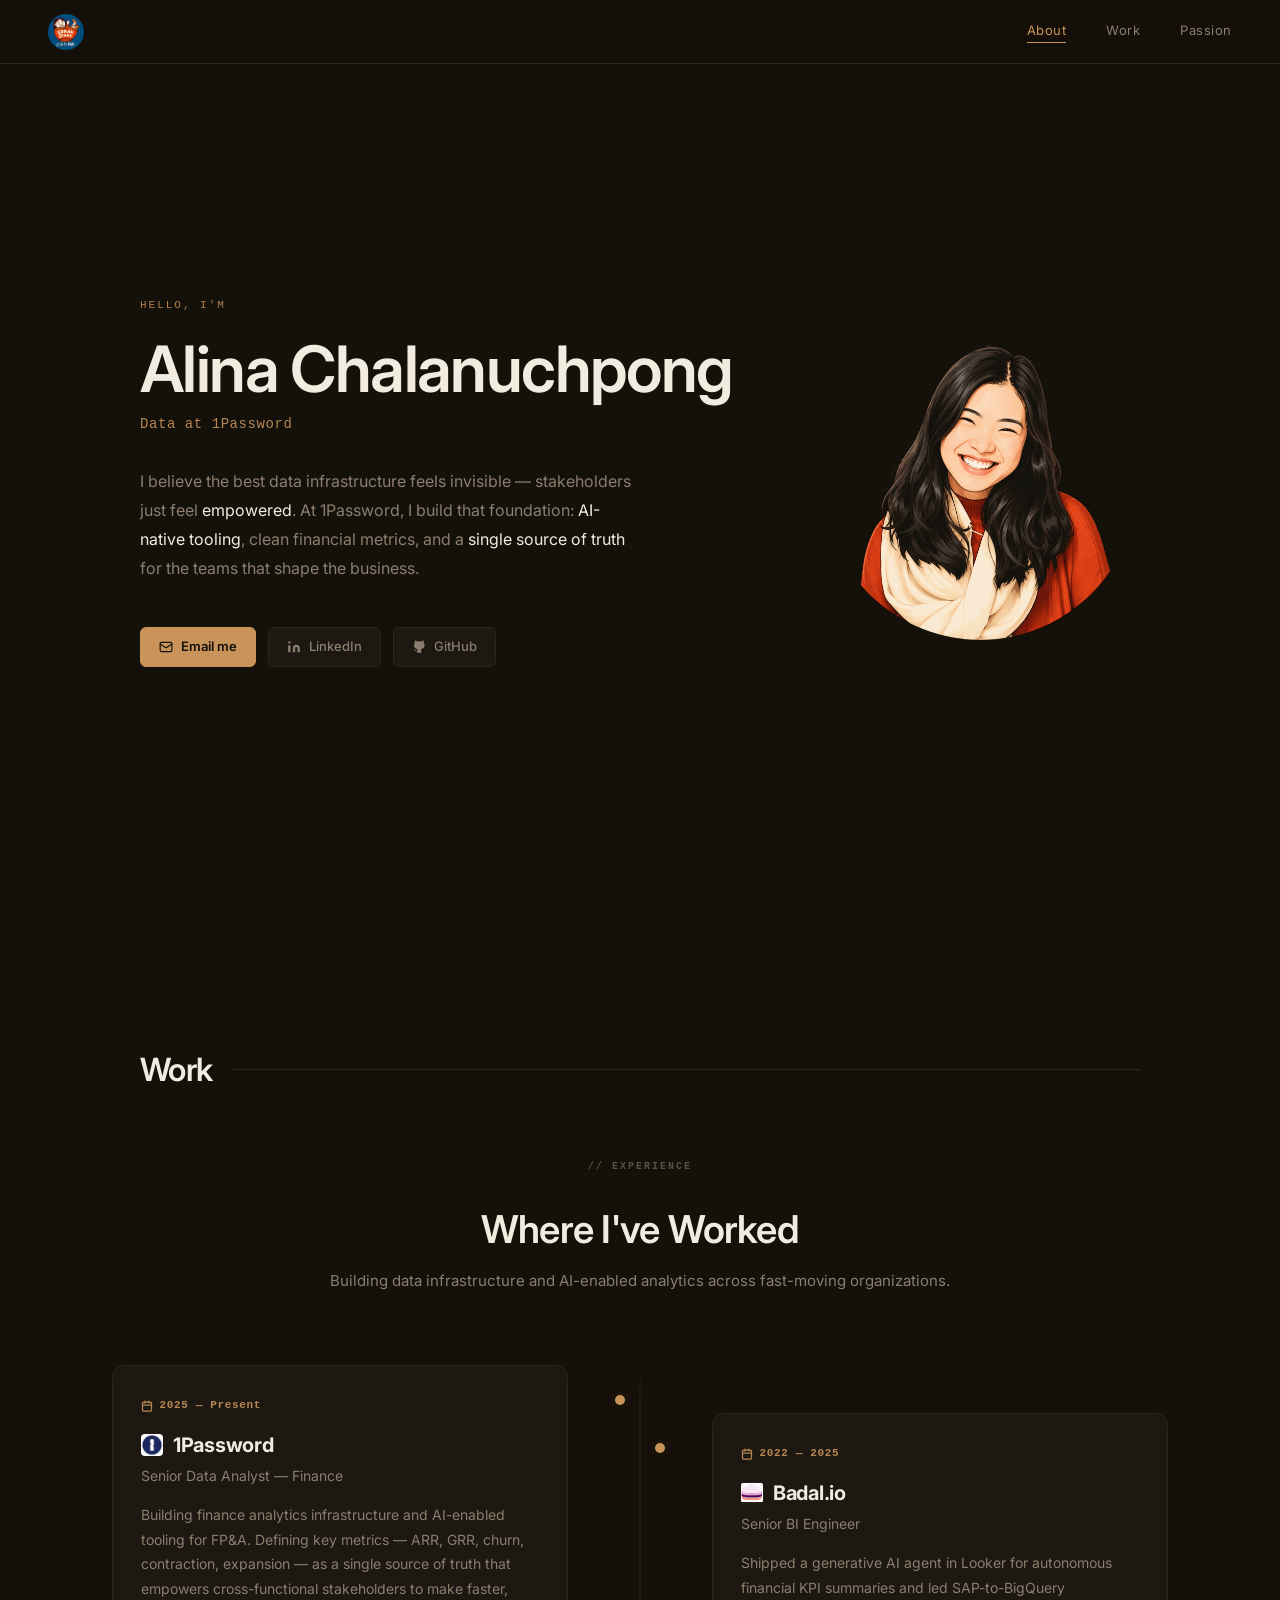
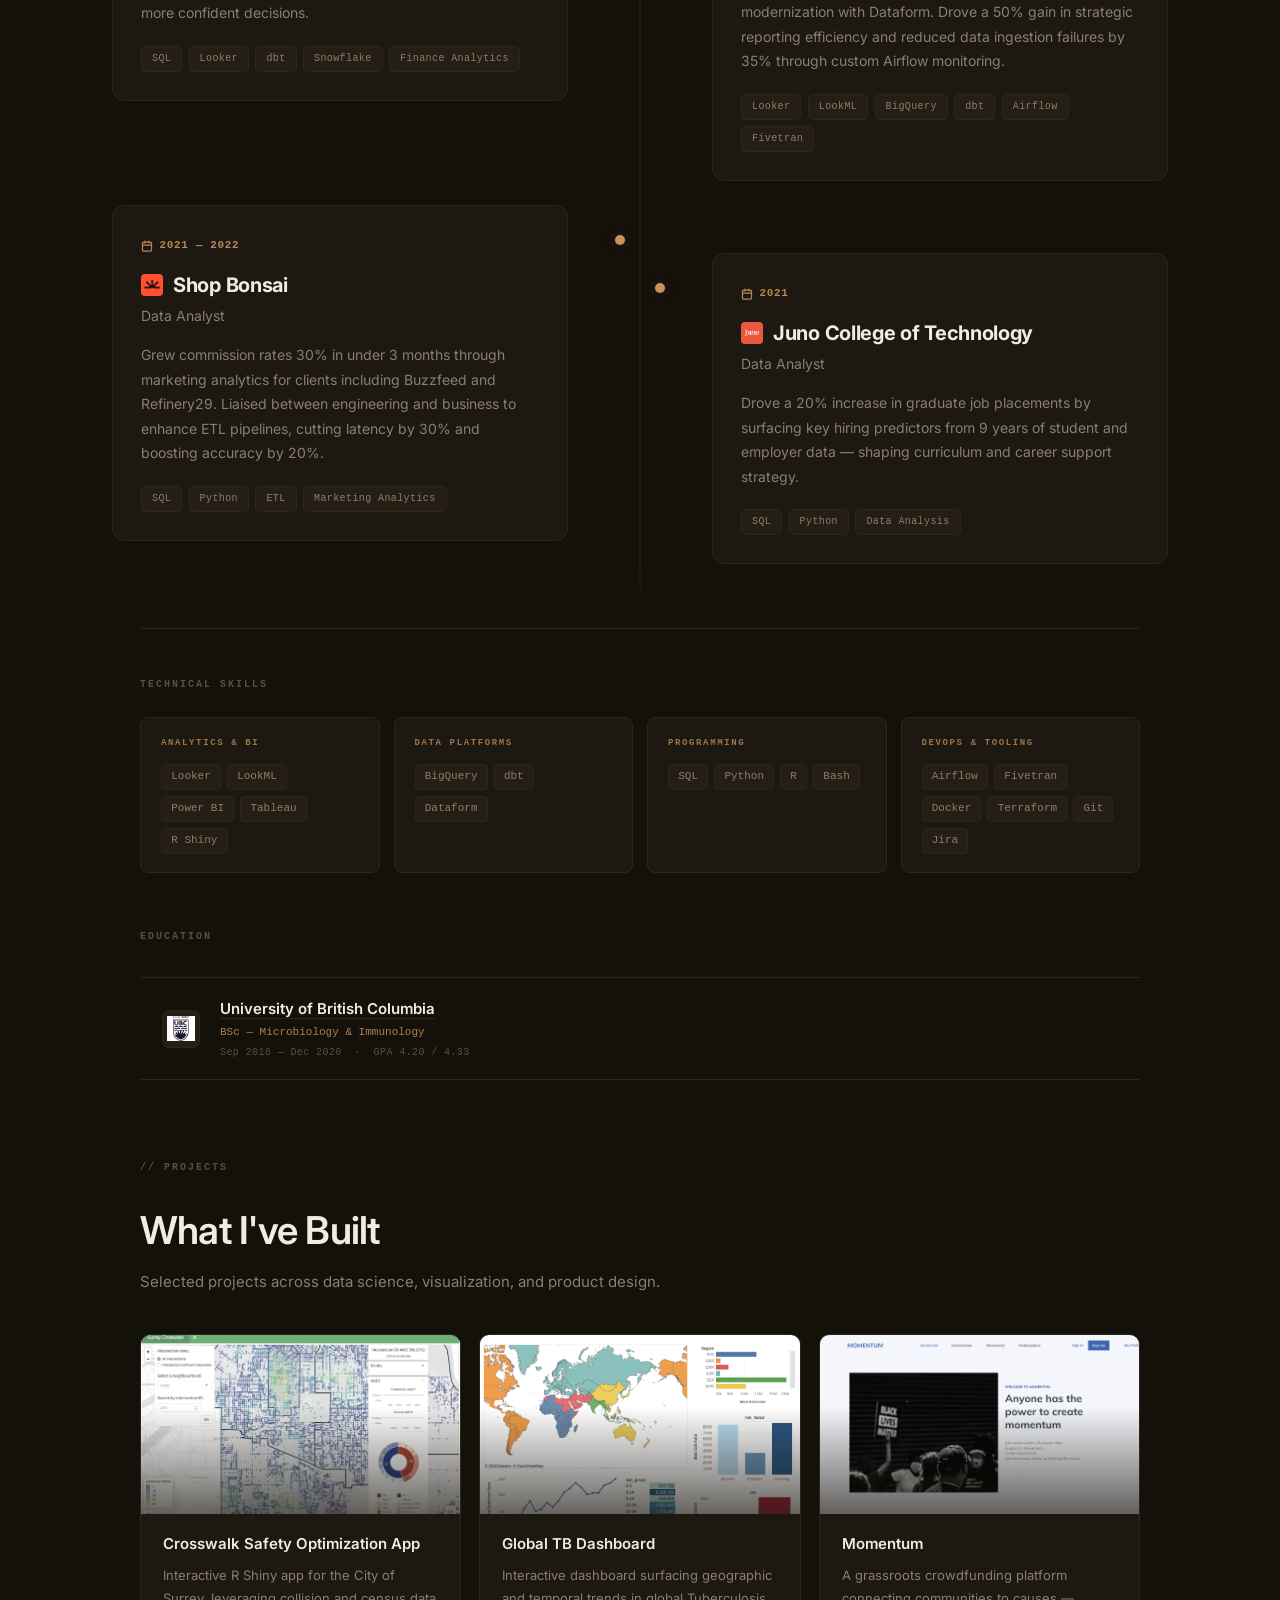
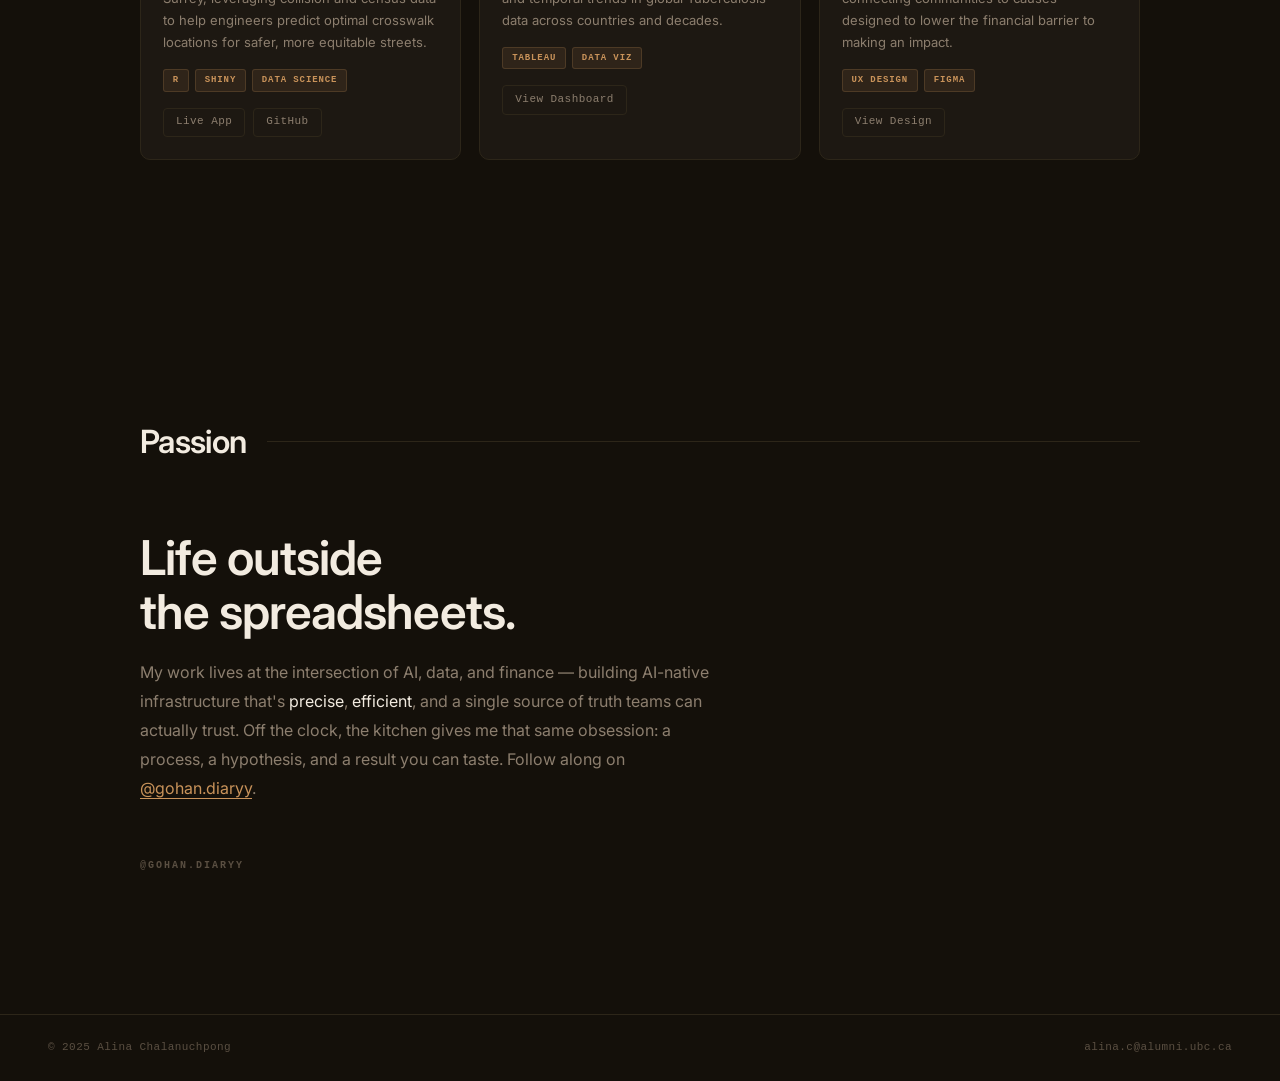
<file: index.html>
<!DOCTYPE html>
<html lang="en">
<head>
  <meta charset="UTF-8" />
  <meta name="viewport" content="width=device-width, initial-scale=1.0" />
  <meta name="description" content="Alina Chalanuchpong — Data at 1Password. Finance analytics, AI-native tooling, and stakeholder-first insights." />
  <title>Alina Chalanuchpong</title>
  <link rel="icon" href="imgs/GD.jpg" />
  <link rel="apple-touch-icon" href="imgs/GD.jpg" />
  <link href="https://fonts.googleapis.com/css2?family=Inter:wght@300;400;500;600&display=swap" rel="stylesheet" />
  <link rel="stylesheet" href="style.css" />
</head>
<body>

  <!-- Nav -->
  <nav class="nav">
    <a href="#about" class="nav-logo">
      <img src="imgs/GD.jpg" alt="Gohan Diary" style="height:36px;width:36px;object-fit:cover;border-radius:50%;display:block;" />
    </a>
    <div class="nav-links">
      <a href="#about"   class="nav-link active" data-section="about">About</a>
      <a href="#work"    class="nav-link"         data-section="work">Work</a>
      <a href="#passion" class="nav-link"         data-section="passion">Passion</a>
    </div>
  </nav>

  <!-- ══════════════════════════════════════════════════════
       ABOUT
  ══════════════════════════════════════════════════════ -->
  <section id="about">
    <div class="container">
      <div class="hero">

        <div class="hero-text">
          <p class="hero-eyebrow">Hello, I'm</p>
          <h1 class="hero-name">Alina Chalanuchpong</h1>
          <p class="hero-role">Data at 1Password</p>
          <p class="hero-bio">
            I believe the best data infrastructure feels invisible — stakeholders just feel
            <em>empowered</em>. At 1Password, I build that foundation: <em>AI-native tooling</em>,
            clean financial metrics, and a <em>single source of truth</em> for the teams that
            shape the business.
          </p>
          <div class="contact-links">
            <a href="mailto:alina.c@alumni.ubc.ca" class="contact-btn primary">
              <svg width="14" height="14" viewBox="0 0 24 24" fill="none" stroke="currentColor" stroke-width="2" stroke-linecap="round" stroke-linejoin="round"><rect x="2" y="4" width="20" height="16" rx="2"/><path d="m22 7-8.97 5.7a1.94 1.94 0 0 1-2.06 0L2 7"/></svg>
              Email me
            </a>
            <a href="https://www.linkedin.com/in/alina-chalanuchpong/" target="_blank" rel="noopener" class="contact-btn">
              <svg width="14" height="14" viewBox="0 0 24 24" fill="currentColor"><path d="M16 8a6 6 0 0 1 6 6v7h-4v-7a2 2 0 0 0-2-2 2 2 0 0 0-2 2v7h-4v-7a6 6 0 0 1 6-6z"/><rect x="2" y="9" width="4" height="12"/><circle cx="4" cy="4" r="2"/></svg>
              LinkedIn
            </a>
            <a href="https://github.com/alinac16" target="_blank" rel="noopener" class="contact-btn">
              <svg width="14" height="14" viewBox="0 0 24 24" fill="currentColor"><path d="M9 19c-5 1.5-5-2.5-7-3m14 6v-3.87a3.37 3.37 0 0 0-.94-2.61c3.14-.35 6.44-1.54 6.44-7A5.44 5.44 0 0 0 20 4.77 5.07 5.07 0 0 0 19.91 1S18.73.65 16 2.48a13.38 13.38 0 0 0-7 0C6.27.65 5.09 1 5.09 1A5.07 5.07 0 0 0 5 4.77a5.44 5.44 0 0 0-1.5 3.78c0 5.42 3.3 6.61 6.44 7A3.37 3.37 0 0 0 9 18.13V22"/></svg>
              GitHub
            </a>
          </div>
        </div>

        <div class="hero-image-wrap">
          <img src="imgs/aboutcirnb.png" class="cartoon-img" alt="Alina Chalanuchpong" />
        </div>

      </div>
    </div>
  </section>

  <!-- ══════════════════════════════════════════════════════
       WORK
  ══════════════════════════════════════════════════════ -->
  <section id="work" class="section">
    <div class="container">

      <div class="section-heading">
        <h2>Work</h2>
        <div class="section-heading-line"></div>
      </div>

      <!-- Experience header -->
      <div class="timeline-section-header">
        <p class="section-label">// Experience</p>
        <h3 class="timeline-section-title">Where I've Worked</h3>
        <p class="timeline-section-sub">Building data infrastructure and AI-enabled analytics across fast-moving organizations.</p>
      </div>

      <!-- Timeline -->
      <div class="timeline-wrapper">
        <div class="timeline-spine"></div>

        <!-- 1Password — LEFT -->
        <div class="timeline-item left">
          <div class="timeline-dot"></div>
          <div class="exp-card-new">
            <div class="exp-card-date">
              <svg width="12" height="12" viewBox="0 0 24 24" fill="none" stroke="currentColor" stroke-width="2.5" stroke-linecap="round" stroke-linejoin="round"><rect x="3" y="4" width="18" height="18" rx="2"/><path d="M16 2v4M8 2v4M3 10h18"/></svg>
              2025 — Present
            </div>
            <p class="exp-card-company">
              <img class="exp-card-logo" src="imgs/1password.png" alt="1Password" />
              1Password
            </p>
            <p class="exp-card-role">Senior Data Analyst — Finance</p>
            <p class="exp-card-desc">Building finance analytics infrastructure and AI-enabled tooling for FP&amp;A. Defining key metrics — ARR, GRR, churn, contraction, expansion — as a single source of truth that empowers cross-functional stakeholders to make faster, more confident decisions.</p>
            <div class="exp-card-tags">
              <span class="exp-tag">SQL</span>
              <span class="exp-tag">Looker</span>
              <span class="exp-tag">dbt</span>
              <span class="exp-tag">Snowflake</span>
              <span class="exp-tag">Finance Analytics</span>
            </div>
          </div>
        </div>

        <!-- Badal.io — RIGHT -->
        <div class="timeline-item right">
          <div class="timeline-dot"></div>
          <div class="exp-card-new">
            <div class="exp-card-date">
              <svg width="12" height="12" viewBox="0 0 24 24" fill="none" stroke="currentColor" stroke-width="2.5" stroke-linecap="round" stroke-linejoin="round"><rect x="3" y="4" width="18" height="18" rx="2"/><path d="M16 2v4M8 2v4M3 10h18"/></svg>
              2022 — 2025
            </div>
            <p class="exp-card-company">
              <img class="exp-card-logo" src="imgs/badal.png" alt="Badal.io" />
              Badal.io
            </p>
            <p class="exp-card-role">Senior BI Engineer</p>
            <p class="exp-card-desc">Shipped a generative AI agent in Looker for autonomous financial KPI summaries and led SAP-to-BigQuery modernization with Dataform. Drove a 50% gain in strategic reporting efficiency and reduced data ingestion failures by 35% through custom Airflow monitoring.</p>
            <div class="exp-card-tags">
              <span class="exp-tag">Looker</span>
              <span class="exp-tag">LookML</span>
              <span class="exp-tag">BigQuery</span>
              <span class="exp-tag">dbt</span>
              <span class="exp-tag">Airflow</span>
              <span class="exp-tag">Fivetran</span>
            </div>
          </div>
        </div>

        <!-- Shop Bonsai — LEFT -->
        <div class="timeline-item left">
          <div class="timeline-dot"></div>
          <div class="exp-card-new">
            <div class="exp-card-date">
              <svg width="12" height="12" viewBox="0 0 24 24" fill="none" stroke="currentColor" stroke-width="2.5" stroke-linecap="round" stroke-linejoin="round"><rect x="3" y="4" width="18" height="18" rx="2"/><path d="M16 2v4M8 2v4M3 10h18"/></svg>
              2021 — 2022
            </div>
            <p class="exp-card-company">
              <img class="exp-card-logo" src="imgs/shopbonsai.png" alt="Shop Bonsai" />
              Shop Bonsai
            </p>
            <p class="exp-card-role">Data Analyst</p>
            <p class="exp-card-desc">Grew commission rates 30% in under 3 months through marketing analytics for clients including Buzzfeed and Refinery29. Liaised between engineering and business to enhance ETL pipelines, cutting latency by 30% and boosting accuracy by 20%.</p>
            <div class="exp-card-tags">
              <span class="exp-tag">SQL</span>
              <span class="exp-tag">Python</span>
              <span class="exp-tag">ETL</span>
              <span class="exp-tag">Marketing Analytics</span>
            </div>
          </div>
        </div>

        <!-- Juno College — RIGHT -->
        <div class="timeline-item right">
          <div class="timeline-dot"></div>
          <div class="exp-card-new">
            <div class="exp-card-date">
              <svg width="12" height="12" viewBox="0 0 24 24" fill="none" stroke="currentColor" stroke-width="2.5" stroke-linecap="round" stroke-linejoin="round"><rect x="3" y="4" width="18" height="18" rx="2"/><path d="M16 2v4M8 2v4M3 10h18"/></svg>
              2021
            </div>
            <p class="exp-card-company">
              <img class="exp-card-logo" src="imgs/juno.png" alt="Juno College" />
              Juno College of Technology
            </p>
            <p class="exp-card-role">Data Analyst</p>
            <p class="exp-card-desc">Drove a 20% increase in graduate job placements by surfacing key hiring predictors from 9 years of student and employer data — shaping curriculum and career support strategy.</p>
            <div class="exp-card-tags">
              <span class="exp-tag">SQL</span>
              <span class="exp-tag">Python</span>
              <span class="exp-tag">Data Analysis</span>
            </div>
          </div>
        </div>

      </div><!-- /timeline-wrapper -->

      <!-- Skills -->
      <div class="skills-section">
        <p class="section-label">Technical Skills</p>
        <div class="skills-grid">
          <div class="skill-category">
            <p class="skill-category-label">Analytics &amp; BI</p>
            <div class="skill-list">
              <span class="skill-pill">Looker</span>
              <span class="skill-pill">LookML</span>
              <span class="skill-pill">Power BI</span>
              <span class="skill-pill">Tableau</span>
              <span class="skill-pill">R Shiny</span>
            </div>
          </div>
          <div class="skill-category">
            <p class="skill-category-label">Data Platforms</p>
            <div class="skill-list">
              <span class="skill-pill">BigQuery</span>
              <span class="skill-pill">dbt</span>
              <span class="skill-pill">Dataform</span>
            </div>
          </div>
          <div class="skill-category">
            <p class="skill-category-label">Programming</p>
            <div class="skill-list">
              <span class="skill-pill">SQL</span>
              <span class="skill-pill">Python</span>
              <span class="skill-pill">R</span>
              <span class="skill-pill">Bash</span>
            </div>
          </div>
          <div class="skill-category">
            <p class="skill-category-label">DevOps &amp; Tooling</p>
            <div class="skill-list">
              <span class="skill-pill">Airflow</span>
              <span class="skill-pill">Fivetran</span>
              <span class="skill-pill">Docker</span>
              <span class="skill-pill">Terraform</span>
              <span class="skill-pill">Git</span>
              <span class="skill-pill">Jira</span>
            </div>
          </div>
        </div>
      </div>

      <!-- Education -->
      <div style="padding: 0.5rem 0 1rem;">
        <p class="section-label">Education</p>
        <div class="edu-card">
          <img class="exp-logo" src="imgs/UBC.png" alt="UBC" />
          <div>
            <a href="https://ojs.library.ubc.ca/index.php/UJEMI/article/view/195437" target="_blank" rel="noopener" class="edu-school" style="color:var(--text-primary);border-bottom:1px solid var(--border);transition:color 0.15s,border-color 0.15s;" onmouseover="this.style.color='var(--accent)';this.style.borderColor='var(--accent)'" onmouseout="this.style.color='var(--text-primary)';this.style.borderColor='var(--border)'">University of British Columbia</a>
            <p class="edu-degree">BSc — Microbiology &amp; Immunology</p>
            <p class="edu-meta">Sep 2016 — Dec 2020 &nbsp;·&nbsp; GPA 4.20 / 4.33</p>
          </div>
        </div>
      </div>

      <!-- Projects -->
      <div class="projects-section">
        <p class="section-label">// Projects</p>
        <h3 class="timeline-section-title" style="text-align:left; margin-bottom:0.5rem">What I've Built</h3>
        <p class="timeline-section-sub" style="text-align:left; margin-bottom:2.5rem">Selected projects across data science, visualization, and product design.</p>

        <div class="projects-grid">

          <!-- Surrey Crosswalk -->
          <div class="project-card">
            <div class="project-img-wrap">
              <img class="project-img" src="imgs/surreycrosswalk_project.png" alt="Surrey Crosswalk" />
              <div class="project-img-overlay"></div>
            </div>
            <div class="project-body">
              <p class="project-name">Crosswalk Safety Optimization App</p>
              <p class="project-desc">Interactive R Shiny app for the City of Surrey, leveraging collision and census data to help engineers predict optimal crosswalk locations for safer, more equitable streets.</p>
              <div class="project-tags">
                <span class="tag">R</span><span class="tag">Shiny</span><span class="tag">Data Science</span>
              </div>
              <div class="project-links">
                <a href="https://alinac20.shinyapps.io/SurreyCrosswalk/" target="_blank" rel="noopener" class="project-link">Live App</a>
                <a href="https://github.com/alinac16/surrey_crosswalk" target="_blank" rel="noopener" class="project-link">GitHub</a>
              </div>
            </div>
          </div>

          <!-- Tableau TB Dashboard -->
          <div class="project-card">
            <div class="project-img-wrap">
              <img class="project-img" src="imgs/tableau_project.png" alt="TB Dashboard" />
              <div class="project-img-overlay"></div>
            </div>
            <div class="project-body">
              <p class="project-name">Global TB Dashboard</p>
              <p class="project-desc">Interactive dashboard surfacing geographic and temporal trends in global Tuberculosis data across countries and decades.</p>
              <div class="project-tags">
                <span class="tag">Tableau</span><span class="tag">Data Viz</span>
              </div>
              <div class="project-links">
                <a href="https://public.tableau.com/profile/alinac16#!/vizhome/TB_20200928/Dashboard1" target="_blank" rel="noopener" class="project-link">View Dashboard</a>
              </div>
            </div>
          </div>

          <!-- Momentum -->
          <div class="project-card">
            <div class="project-img-wrap">
              <img class="project-img" src="imgs/momentum_project.png" alt="Momentum" />
              <div class="project-img-overlay"></div>
            </div>
            <div class="project-body">
              <p class="project-name">Momentum</p>
              <p class="project-desc">A grassroots crowdfunding platform connecting communities to causes — designed to lower the financial barrier to making an impact.</p>
              <div class="project-tags">
                <span class="tag">UX Design</span><span class="tag">Figma</span>
              </div>
              <div class="project-links">
                <a href="https://www.figma.com/file/b0DYRluAt6SXUSWPTWXvy5/Momentum?node-id=0%3A1" target="_blank" rel="noopener" class="project-link">View Design</a>
              </div>
            </div>
          </div>

        </div>
      </div>

    </div>
  </section>

  <!-- ══════════════════════════════════════════════════════
       PASSION
  ══════════════════════════════════════════════════════ -->
  <section id="passion" class="section">
    <div class="container">

      <div class="section-heading">
        <h2>Passion</h2>
        <div class="section-heading-line"></div>
      </div>

      <div class="passion-hero">
        <h2>Life outside<br/>the spreadsheets.</h2>
        <p>
          My work lives at the intersection of AI, data, and finance — building AI-native
          infrastructure that's <em>precise</em>, <em>efficient</em>, and a single source of truth
          teams can actually trust. Off the clock, the kitchen gives me that same obsession:
          a process, a hypothesis, and a result you can taste. Follow along on
          <a href="https://www.instagram.com/gohan.diaryy/" target="_blank" rel="noopener"
             style="color:var(--accent); border-bottom:1px solid var(--accent);">@gohan.diaryy</a>.
        </p>
      </div>

      <p class="instagram-label">@gohan.diaryy</p>

      <behold-widget feed-id="sRzEfR7E7tNDQkTdzWtx"></behold-widget>
      <script>
        (() => {
          const d = document, s = d.createElement("script");
          s.type = "module";
          s.src = "https://w.behold.so/widget.js";
          d.head.append(s);
        })();
      </script>

    </div>
  </section>

  <!-- Footer -->
  <footer class="footer">
    <span>© 2025 Alina Chalanuchpong</span>
    <a href="mailto:alina.c@alumni.ubc.ca">alina.c@alumni.ubc.ca</a>
  </footer>

  <script>
    // ── Cursor glow ──────────────────────────────────────
    document.addEventListener('mousemove', ({ clientX, clientY }) => {
      document.documentElement.style.setProperty('--mouse-x', clientX + 'px');
      document.documentElement.style.setProperty('--mouse-y', clientY + 'px');
    });

    // ── Active nav follows scroll position ───────────────
    const sections = document.querySelectorAll('section[id]');
    const navLinks = document.querySelectorAll('.nav-link[data-section]');

    const updateNav = () => {
      let current = sections[0].id;
      sections.forEach(section => {
        if (section.getBoundingClientRect().top <= 150) current = section.id;
      });
      navLinks.forEach(link => {
        link.classList.toggle('active', link.dataset.section === current);
      });
    };

    window.addEventListener('scroll', updateNav, { passive: true });

    // Mobile browsers may swallow scroll events during anchor smooth-scroll.
    // Re-check position at multiple delays after click to catch final scroll.
    navLinks.forEach(link => {
      link.addEventListener('click', () => {
        [50, 200, 500, 800, 1200].forEach(d => setTimeout(updateNav, d));
      });
    });

    updateNav();

    // ── Timeline card scroll animations ──────────────────
    const cardObserver = new IntersectionObserver((entries) => {
      entries.forEach(entry => {
        if (entry.isIntersecting) {
          setTimeout(() => entry.target.classList.add('visible'), 80);
          cardObserver.unobserve(entry.target);
        }
      });
    }, { threshold: 0.15, rootMargin: '0px 0px -40px 0px' });

    document.querySelectorAll('.exp-card-new').forEach(card => cardObserver.observe(card));
  </script>

</body>
</html>
</file>
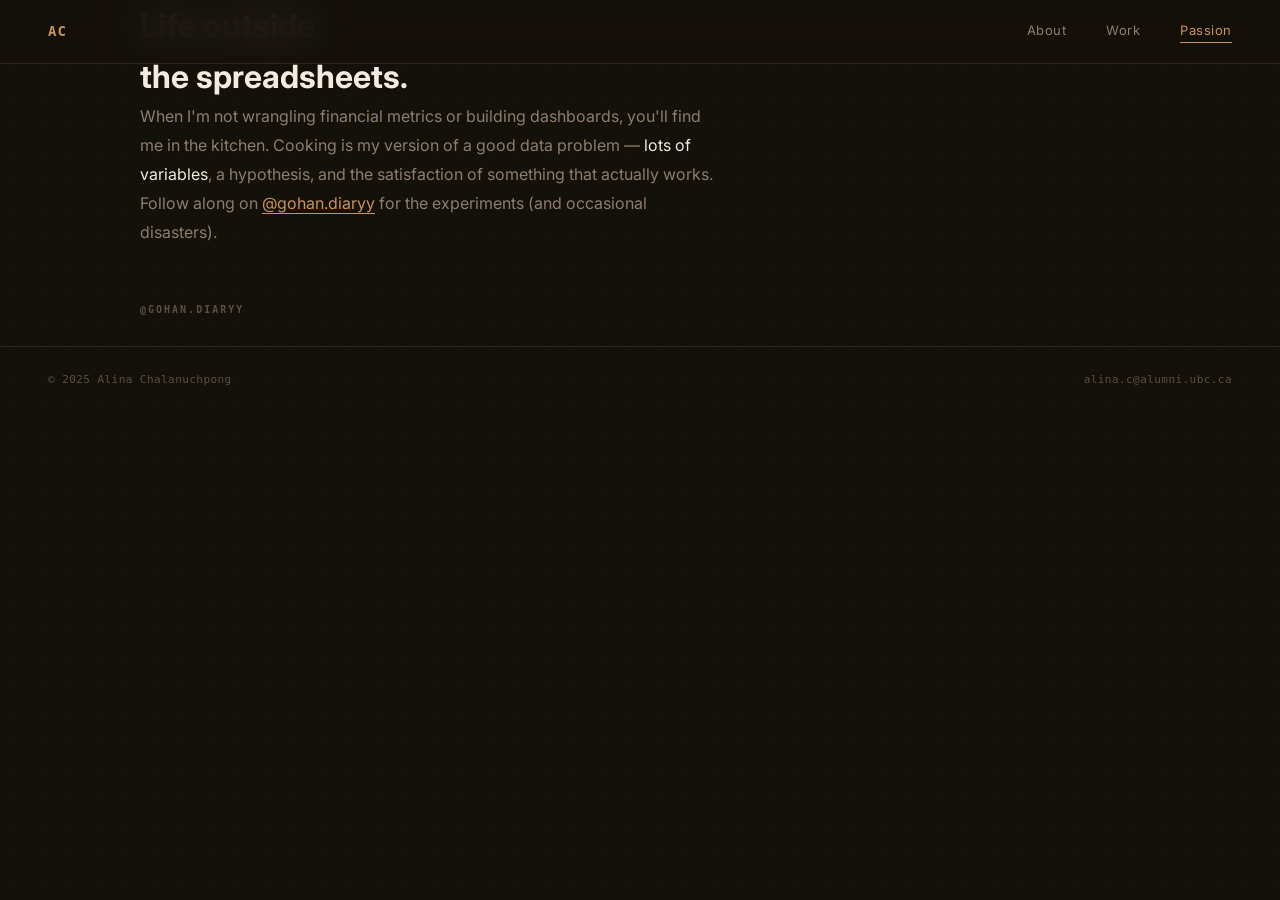
<file: passion.html>
<!DOCTYPE html>
<html lang="en">
<head>
  <meta charset="UTF-8" />
  <meta name="viewport" content="width=device-width, initial-scale=1.0" />
  <meta name="description" content="Alina Chalanuchpong — Life outside the spreadsheets." />
  <title>Passion — Alina Chalanuchpong</title>
  <link rel="icon" href="favicon.ico" />
  <link href="https://fonts.googleapis.com/css2?family=Inter:wght@300;400;500;600&display=swap" rel="stylesheet" />
  <link rel="stylesheet" href="style.css" />
</head>
<body>

  <!-- Nav -->
  <nav class="nav">
    <a href="index.html" class="nav-logo">AC</a>
    <div class="nav-links">
      <a href="index.html" class="nav-link">About</a>
      <a href="work.html" class="nav-link">Work</a>
      <a href="passion.html" class="nav-link active">Passion</a>
    </div>
  </nav>

  <!-- Page -->
  <main class="page">
    <div class="container">

      <!-- Intro -->
      <div class="passion-hero">
        <h1>Life outside<br/>the spreadsheets.</h1>
        <p>
          When I'm not wrangling financial metrics or building dashboards, you'll find me in
          the kitchen. Cooking is my version of a good data problem — <em>lots of variables</em>,
          a hypothesis, and the satisfaction of something that actually works. Follow along on
          <a href="https://www.instagram.com/gohan.diaryy/" target="_blank" rel="noopener"
             style="color:var(--accent); border-bottom: 1px solid var(--accent);">@gohan.diaryy</a>
          for the experiments (and occasional disasters).
        </p>
      </div>

      <!-- Instagram Feed -->
      <div class="instagram-section">
        <p class="instagram-label">@gohan.diaryy</p>

        <behold-widget feed-id="sRzEfR7E7tNDQkTdzWtx"></behold-widget>
        <script>
          (() => {
            const d = document, s = d.createElement("script");
            s.type = "module";
            s.src = "https://w.behold.so/widget.js";
            d.head.append(s);
          })();
        </script>

      </div>

    </div><!-- /container -->
  </main>

  <!-- Footer -->
  <footer class="footer">
    <span>© 2025 Alina Chalanuchpong</span>
    <a href="mailto:alina.c@alumni.ubc.ca">alina.c@alumni.ubc.ca</a>
  </footer>

</body>
</html>
</file>
<file: style.css>
/* ============================================================
   Variables & Reset
   ============================================================ */
*, *::before, *::after { box-sizing: border-box; margin: 0; padding: 0; }

:root {
  --bg:            #14100A;
  --surface:       #1D1812;
  --surface-2:     #251E14;
  --surface-3:     #2D2418;
  --accent:        #C9935A;
  --accent-dim:    rgba(201, 147, 90, 0.1);
  --accent-glow:   rgba(201, 147, 90, 0.18);
  --accent-hover:  #D4A46A;
  --text-primary:  #F2EBE0;
  --text-secondary:#8C7E6E;
  --text-muted:    #5A4F42;
  --border:        #2D2619;
  --border-accent: rgba(201, 147, 90, 0.35);
  --nav-h:         64px;
  --max-w:         1080px;
  --font:          'Inter', system-ui, sans-serif;
  --mono:          'JetBrains Mono', 'Fira Code', monospace;
}

html { scroll-behavior: smooth; }

body {
  background: var(--bg);
  color: var(--text-primary);
  font-family: var(--font);
  font-size: 16px;
  line-height: 1.6;
  -webkit-font-smoothing: antialiased;
  min-height: 100vh;
  /* subtle dot grid */
  background-image: radial-gradient(circle, rgba(201,147,90,0.04) 1px, transparent 1px);
  background-size: 28px 28px;
  background-attachment: fixed;
}

/* Cursor glow */
body::before {
  content: '';
  position: fixed;
  inset: 0;
  pointer-events: none;
  z-index: 9999;
  background: radial-gradient(
    650px circle at var(--mouse-x, -100%) var(--mouse-y, -100%),
    rgba(201, 147, 90, 0.07),
    transparent 80%
  );
}

a { color: inherit; text-decoration: none; }
img { display: block; max-width: 100%; }

/* ============================================================
   Nav
   ============================================================ */
.nav {
  position: fixed;
  top: 0; left: 0; right: 0;
  z-index: 100;
  height: var(--nav-h);
  display: flex;
  align-items: center;
  justify-content: space-between;
  padding: 0 3rem;
  background: rgba(20, 16, 10, 0.85);
  backdrop-filter: blur(20px);
  -webkit-backdrop-filter: blur(20px);
  border-bottom: 1px solid var(--border);
}

.nav-logo {
  font-family: var(--mono);
  font-size: 0.875rem;
  font-weight: 700;
  letter-spacing: 0.08em;
  color: var(--accent);
}

.nav-links { display: flex; gap: 2.5rem; align-items: center; }

.nav-link {
  font-size: 0.8125rem;
  color: var(--text-secondary);
  letter-spacing: 0.04em;
  transition: color 0.15s;
  position: relative;
  padding-bottom: 3px;
}

.nav-link::after {
  content: '';
  position: absolute;
  bottom: 0; left: 0; right: 0;
  height: 1px;
  background: var(--accent);
  transform: scaleX(0);
  transform-origin: left;
  transition: transform 0.2s;
}

.nav-link:hover { color: var(--text-primary); }
.nav-link:hover::after,
.nav-link.active::after { transform: scaleX(1); }
.nav-link.active { color: var(--accent); }

@media (hover: none) {
  .nav-link:not(.active):hover::after { transform: scaleX(0); }
  .nav-link:not(.active):hover { color: var(--text-secondary); }
}

/* ============================================================
   Sections
   ============================================================ */
.section {
  padding-top: calc(var(--nav-h) + 5rem);
  padding-bottom: 7rem;
}

#about {
  min-height: 100vh;
  display: flex;
  align-items: center;
  padding-top: var(--nav-h);
  padding-bottom: 0;
}

.container {
  max-width: var(--max-w);
  margin: 0 auto;
  padding: 0 2.5rem;
  width: 100%;
}

/* ============================================================
   Section dividers
   ============================================================ */
.section-heading {
  display: flex;
  align-items: center;
  gap: 1.25rem;
  margin-bottom: 4rem;
}

.section-heading h2 {
  font-size: clamp(1.5rem, 2.5vw, 2rem);
  font-weight: 600;
  letter-spacing: -0.02em;
  white-space: nowrap;
}

.section-heading-line {
  flex: 1;
  height: 1px;
  background: var(--border);
}

.section-label {
  font-family: var(--mono);
  font-size: 0.625rem;
  font-weight: 700;
  letter-spacing: 0.2em;
  text-transform: uppercase;
  color: var(--text-muted);
  margin-bottom: 1.5rem;
}

/* ============================================================
   Hero / About
   ============================================================ */
.hero {
  display: grid;
  grid-template-columns: 1fr auto;
  gap: 5rem;
  align-items: center;
  width: 100%;
  padding: 4rem 0;
}

.hero-eyebrow {
  font-family: var(--mono);
  font-size: 0.6875rem;
  font-weight: 400;
  letter-spacing: 0.18em;
  text-transform: uppercase;
  color: var(--accent);
  margin-bottom: 1.25rem;
  opacity: 0.85;
}

.hero-name {
  font-size: clamp(2.75rem, 5vw, 4.25rem);
  font-weight: 600;
  line-height: 1.07;
  letter-spacing: -0.025em;
  margin-bottom: 0.625rem;
}

.hero-role {
  font-family: var(--mono);
  font-size: 0.875rem;
  color: var(--accent);
  margin-bottom: 2rem;
  letter-spacing: 0.04em;
  opacity: 0.9;
}

.hero-bio {
  font-size: 1rem;
  line-height: 1.8;
  color: var(--text-secondary);
  max-width: 500px;
  margin-bottom: 2.75rem;
}

.hero-bio em { font-style: normal; color: var(--text-primary); }

.contact-links { display: flex; gap: 0.75rem; flex-wrap: wrap; }

.contact-btn {
  display: inline-flex;
  align-items: center;
  gap: 0.5rem;
  padding: 0.55rem 1.125rem;
  border-radius: 6px;
  font-size: 0.8125rem;
  font-weight: 500;
  border: 1px solid var(--border);
  color: var(--text-secondary);
  background: var(--surface);
  transition: all 0.15s;
}

.contact-btn:hover {
  border-color: var(--border-accent);
  color: var(--accent);
  background: var(--accent-dim);
}

.contact-btn.primary {
  background: var(--accent);
  color: #14100A;
  border-color: var(--accent);
  font-weight: 600;
}

.contact-btn.primary:hover {
  background: var(--accent-hover);
  border-color: var(--accent-hover);
  box-shadow: 0 0 24px var(--accent-glow);
}

/* Cartoon image — mix-blend-mode removes black bg */
.hero-image-wrap {
  position: relative;
  flex-shrink: 0;
}

.cartoon-img {
  width: 320px;
  height: auto;
  mix-blend-mode: screen;
  filter: brightness(0.97) contrast(1.05);
  display: block;
}

/* ============================================================
   Experience — alternating timeline
   ============================================================ */
.timeline-section-header {
  text-align: center;
  margin-bottom: 4rem;
}

.timeline-section-title {
  font-size: clamp(1.75rem, 3vw, 2.5rem);
  font-weight: 600;
  letter-spacing: -0.02em;
  margin: 0.75rem 0 0.5rem;
}

.timeline-section-sub {
  font-size: 0.9375rem;
  color: var(--text-secondary);
}

.timeline-wrapper {
  position: relative;
  padding: 0.5rem 0 3rem;
  display: grid;
  grid-template-columns: 1fr 1fr;
  column-gap: 2.5rem;
  row-gap: 1.5rem;
  align-items: start;
}

.timeline-spine {
  position: absolute;
  left: 50%;
  top: 0; bottom: 0;
  width: 1px;
  background: linear-gradient(to bottom, transparent 0%, var(--border) 6%, var(--border) 94%, transparent 100%);
  transform: translateX(-50%);
}

.timeline-item { width: 100%; position: relative; }
.timeline-item.left  { grid-column: 1; padding-right: 1.5rem; }
.timeline-item.right { grid-column: 2; padding-left: 1.5rem; margin-top: 3rem; }

.timeline-dot {
  position: absolute;
  width: 10px;
  height: 10px;
  border-radius: 50%;
  background: var(--accent);
  box-shadow: 0 0 12px var(--accent-glow);
  top: 1.875rem;
  z-index: 1;
}

.timeline-item.left  .timeline-dot { right: -5px; }
.timeline-item.right .timeline-dot { left: -5px;  }

.exp-card-new {
  background: var(--surface);
  border: 1px solid var(--border);
  border-radius: 12px;
  padding: 1.75rem;
  will-change: transform, opacity;
  opacity: 0;
  transition: opacity 0.55s cubic-bezier(0.4,0,0.2,1),
              transform 0.55s cubic-bezier(0.4,0,0.2,1),
              border-color 0.18s, box-shadow 0.18s;
}

.timeline-item.left  .exp-card-new { transform: translateX(-28px); }
.timeline-item.right .exp-card-new { transform: translateX(28px);  }
.exp-card-new.visible { opacity: 1; transform: translateX(0); }
.exp-card-new:hover {
  border-color: var(--border-accent);
  box-shadow: 0 4px 24px rgba(201,147,90,0.07);
}

.exp-card-date {
  display: inline-flex;
  align-items: center;
  gap: 0.4rem;
  font-family: var(--mono);
  font-size: 0.6875rem;
  font-weight: 600;
  color: var(--accent);
  letter-spacing: 0.06em;
  margin-bottom: 0.875rem;
  opacity: 0.9;
}

.exp-card-company {
  font-size: 1.25rem;
  font-weight: 700;
  color: var(--text-primary);
  letter-spacing: -0.015em;
  margin-bottom: 0.25rem;
  display: flex;
  align-items: center;
  gap: 0.625rem;
}

.exp-card-logo {
  width: 22px; height: 22px;
  object-fit: contain;
  border-radius: 4px;
  background: var(--surface-2);
  flex-shrink: 0;
}

.exp-card-role { font-size: 0.875rem; color: var(--text-secondary); margin-bottom: 1rem; }

.exp-card-desc {
  font-size: 0.875rem;
  line-height: 1.75;
  color: var(--text-secondary);
  margin-bottom: 1.25rem;
}

.exp-card-tags { display: flex; flex-wrap: wrap; gap: 0.4rem; }

.exp-tag {
  font-family: var(--mono);
  font-size: 0.625rem;
  font-weight: 500;
  padding: 0.25rem 0.625rem;
  border-radius: 5px;
  border: 1px solid var(--border);
  color: var(--text-secondary);
  letter-spacing: 0.04em;
  background: var(--surface-2);
  transition: all 0.15s;
}

.exp-tag:hover { border-color: var(--border-accent); color: var(--accent); }

/* ============================================================
   Skills
   ============================================================ */
.skills-section {
  padding: 3rem 0;
  border-top: 1px solid var(--border);
  margin-top: 1rem;
}

.skills-grid {
  display: grid;
  grid-template-columns: repeat(auto-fill, minmax(230px, 1fr));
  gap: 0.875rem;
}

.skill-category {
  background: var(--surface);
  border: 1px solid var(--border);
  border-radius: 8px;
  padding: 1.125rem 1.25rem;
  transition: border-color 0.15s;
}

.skill-category:hover { border-color: var(--border-accent); }

.skill-category-label {
  font-family: var(--mono);
  font-size: 0.5625rem;
  font-weight: 700;
  letter-spacing: 0.18em;
  text-transform: uppercase;
  color: var(--accent);
  margin-bottom: 0.875rem;
  opacity: 0.75;
}

.skill-list { display: flex; flex-wrap: wrap; gap: 0.375rem; }

.skill-pill {
  font-family: var(--mono);
  font-size: 0.6875rem;
  padding: 0.2rem 0.575rem;
  border-radius: 4px;
  background: var(--surface-2);
  color: var(--text-secondary);
  border: 1px solid var(--border);
  transition: all 0.15s;
}

.skill-pill:hover { color: var(--accent); border-color: var(--border-accent); background: var(--accent-dim); }

/* ============================================================
   Education
   ============================================================ */
.edu-card {
  display: flex;
  align-items: center;
  gap: 1.25rem;
  padding: 1.125rem 1.25rem;
  background: transparent;
  border-left: 2px solid transparent;
  border-top: 1px solid var(--border);
  border-bottom: 1px solid var(--border);
  transition: all 0.18s;
  margin-top: 2rem;
}

.edu-card:hover { background: var(--surface); border-left-color: var(--accent); padding-left: 1.625rem; }

.exp-logo {
  width: 38px; height: 38px;
  object-fit: contain;
  border-radius: 7px;
  background: var(--surface-2);
  padding: 4px;
  border: 1px solid var(--border);
  flex-shrink: 0;
}

.edu-school { font-size: 0.9375rem; font-weight: 600; color: var(--text-primary); }
.edu-degree { font-family: var(--mono); font-size: 0.6875rem; color: var(--accent); margin-top: 0.125rem; opacity: 0.85; }
.edu-meta   { font-family: var(--mono); font-size: 0.625rem; color: var(--text-muted); margin-top: 0.25rem; letter-spacing: 0.04em; }

/* ============================================================
   Projects
   ============================================================ */
.projects-section { padding-top: 4rem; }

.projects-grid {
  display: grid;
  grid-template-columns: repeat(auto-fill, minmax(300px, 1fr));
  gap: 1.125rem;
}

.project-card {
  background: var(--surface);
  border: 1px solid var(--border);
  border-radius: 10px;
  overflow: hidden;
  transition: border-color 0.18s, transform 0.18s, box-shadow 0.18s;
}

.project-card:hover {
  border-color: var(--border-accent);
  transform: translateY(-3px);
  box-shadow: 0 8px 32px rgba(201,147,90,0.08);
}

.project-img-wrap { position: relative; overflow: hidden; }

.project-img {
  width: 100%;
  aspect-ratio: 16/9;
  object-fit: cover;
  background: var(--surface-2);
  display: block;
  transition: transform 0.3s;
}

.project-card:hover .project-img { transform: scale(1.02); }

.project-img-overlay {
  position: absolute;
  inset: 0;
  background: linear-gradient(to bottom, transparent 40%, rgba(20,16,10,0.65) 100%);
  pointer-events: none;
}

.project-body { padding: 1.125rem 1.375rem 1.375rem; }
.project-name { font-size: 0.9375rem; font-weight: 600; color: var(--text-primary); margin-bottom: 0.5rem; }
.project-desc { font-size: 0.8125rem; line-height: 1.7; color: var(--text-secondary); margin-bottom: 1rem; }

.project-tags { display: flex; gap: 0.375rem; flex-wrap: wrap; margin-bottom: 1rem; }

.tag {
  font-family: var(--mono);
  font-size: 0.5625rem;
  font-weight: 700;
  padding: 0.2rem 0.55rem;
  border-radius: 3px;
  background: var(--accent-dim);
  color: var(--accent);
  letter-spacing: 0.1em;
  text-transform: uppercase;
  border: 1px solid rgba(201,147,90,0.2);
}

.project-links { display: flex; gap: 0.5rem; flex-wrap: wrap; }

.project-link {
  font-family: var(--mono);
  font-size: 0.6875rem;
  font-weight: 500;
  color: var(--text-secondary);
  border: 1px solid var(--border);
  padding: 0.3rem 0.75rem;
  border-radius: 4px;
  transition: all 0.15s;
  letter-spacing: 0.04em;
}

.project-link:hover { color: var(--accent); border-color: var(--border-accent); background: var(--accent-dim); }

/* ============================================================
   Passion / Instagram
   ============================================================ */
.passion-hero { max-width: 580px; margin-bottom: 3.5rem; }

.passion-hero h2 {
  font-size: clamp(2rem, 4vw, 3rem);
  font-weight: 600;
  letter-spacing: -0.02em;
  line-height: 1.12;
  margin-bottom: 1.25rem;
}

.passion-hero p { font-size: 1rem; line-height: 1.8; color: var(--text-secondary); }
.passion-hero p em { font-style: normal; color: var(--text-primary); }

.instagram-label {
  font-family: var(--mono);
  font-size: 0.625rem;
  font-weight: 700;
  letter-spacing: 0.2em;
  text-transform: uppercase;
  color: var(--text-muted);
  margin-bottom: 1.75rem;
}

behold-widget { display: block; }

/* ============================================================
   Footer
   ============================================================ */
.footer {
  border-top: 1px solid var(--border);
  padding: 1.5rem 3rem;
  display: flex;
  justify-content: space-between;
  align-items: center;
  font-family: var(--mono);
  font-size: 0.6875rem;
  color: var(--text-muted);
  letter-spacing: 0.04em;
}

.footer a:hover { color: var(--accent); }

/* ============================================================
   Responsive
   ============================================================ */
@media (max-width: 900px) {
  .hero { grid-template-columns: 1fr; gap: 2.5rem; }
  .hero-image-wrap { display: flex; justify-content: center; order: -1; }
  .cartoon-img { width: 220px; }
  .hero-bio { max-width: 100%; }
}

@media (max-width: 768px) {
  .nav { padding: 0 1.25rem; }
  .nav-links { gap: 1.5rem; }
  .container { padding: 0 1.25rem; }
  .projects-grid { grid-template-columns: 1fr; }
  .footer { flex-direction: column; gap: 0.375rem; text-align: center; padding: 1.5rem; }
  .section { padding-top: calc(var(--nav-h) + 3rem); padding-bottom: 5rem; }

  /* Timeline collapse */
  .timeline-wrapper { display: block; }
  .timeline-spine { left: 12px; }
  .timeline-item { width: 100%; }
  .timeline-item.left, .timeline-item.right { padding-left: 2.25rem; padding-right: 0.75rem; margin-bottom: 1.5rem; }
  .timeline-item.left  .timeline-dot,
  .timeline-item.right .timeline-dot { left: 7px; right: auto; }
  .timeline-item.left  .exp-card-new { transform: translateX(16px); }
  .timeline-item.right .exp-card-new { transform: translateX(16px); }
  .exp-card-new.visible { transform: translateX(0); }
}
</file>
